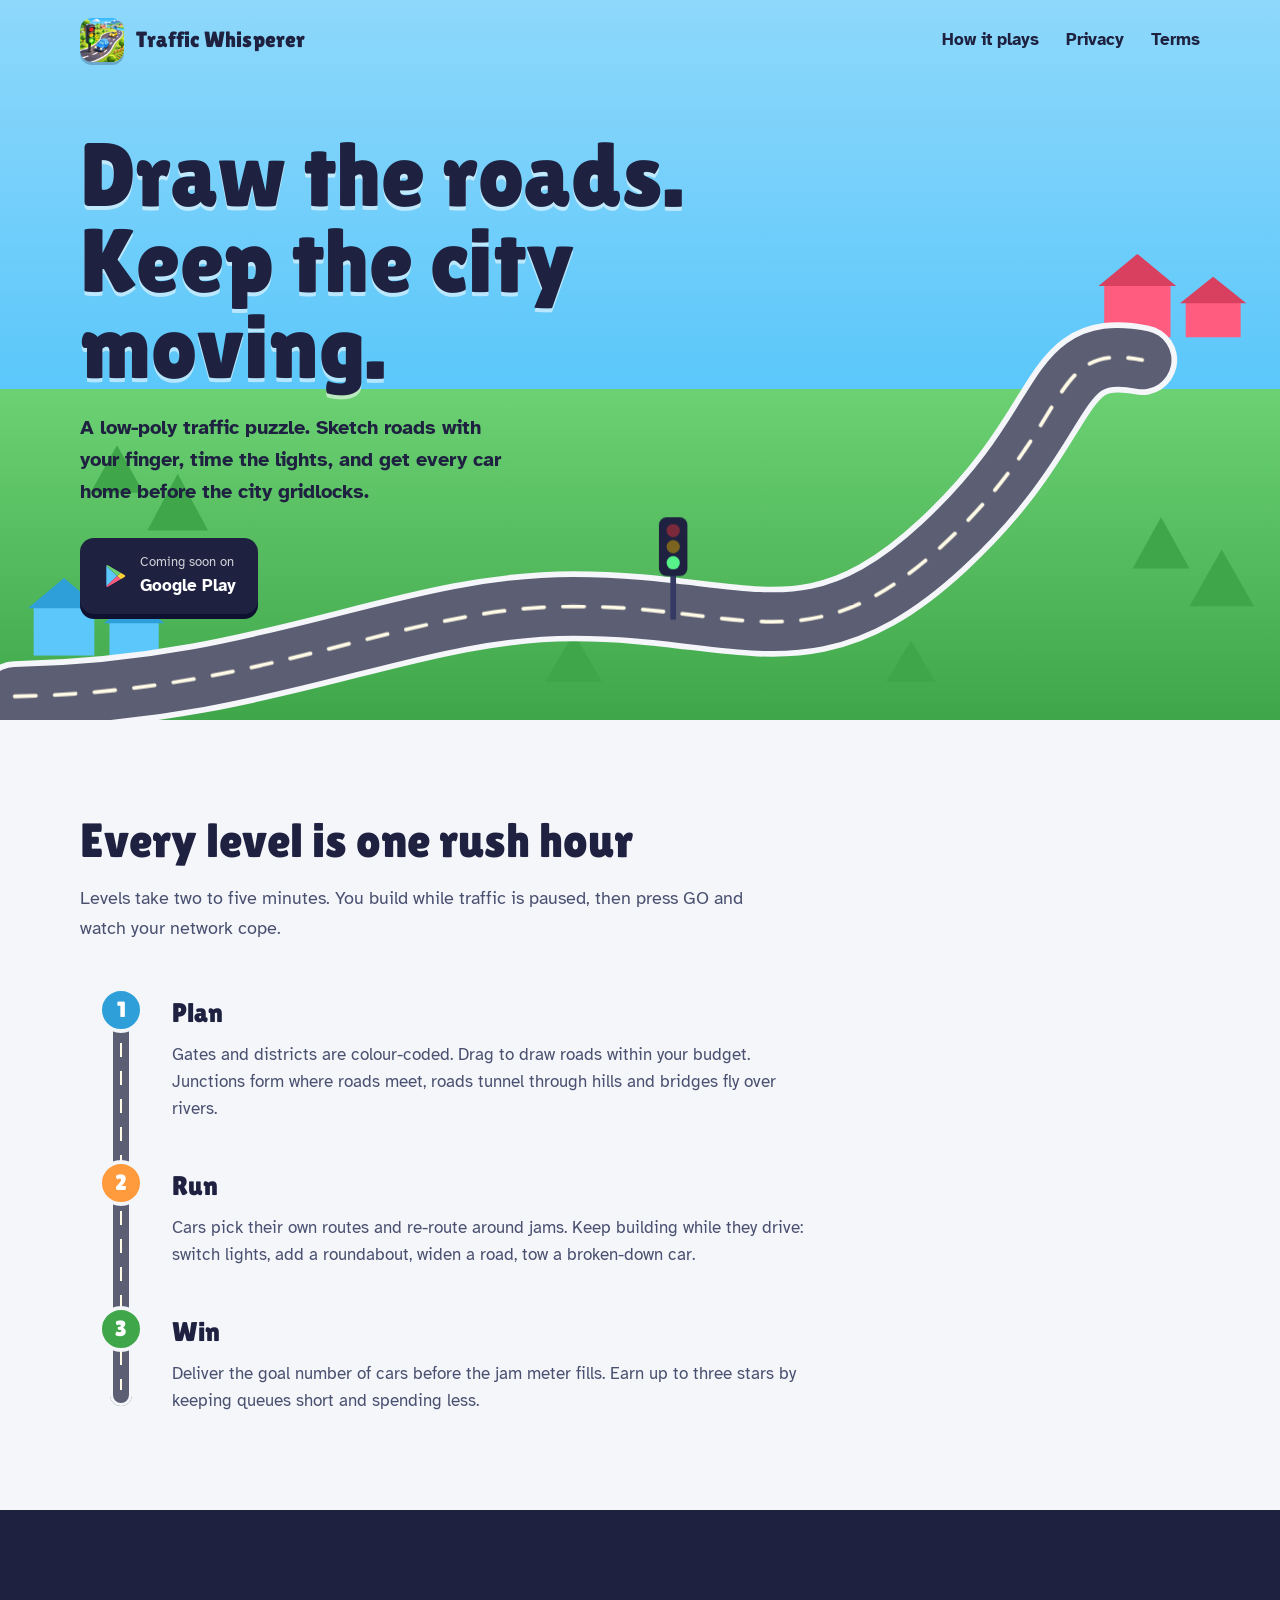
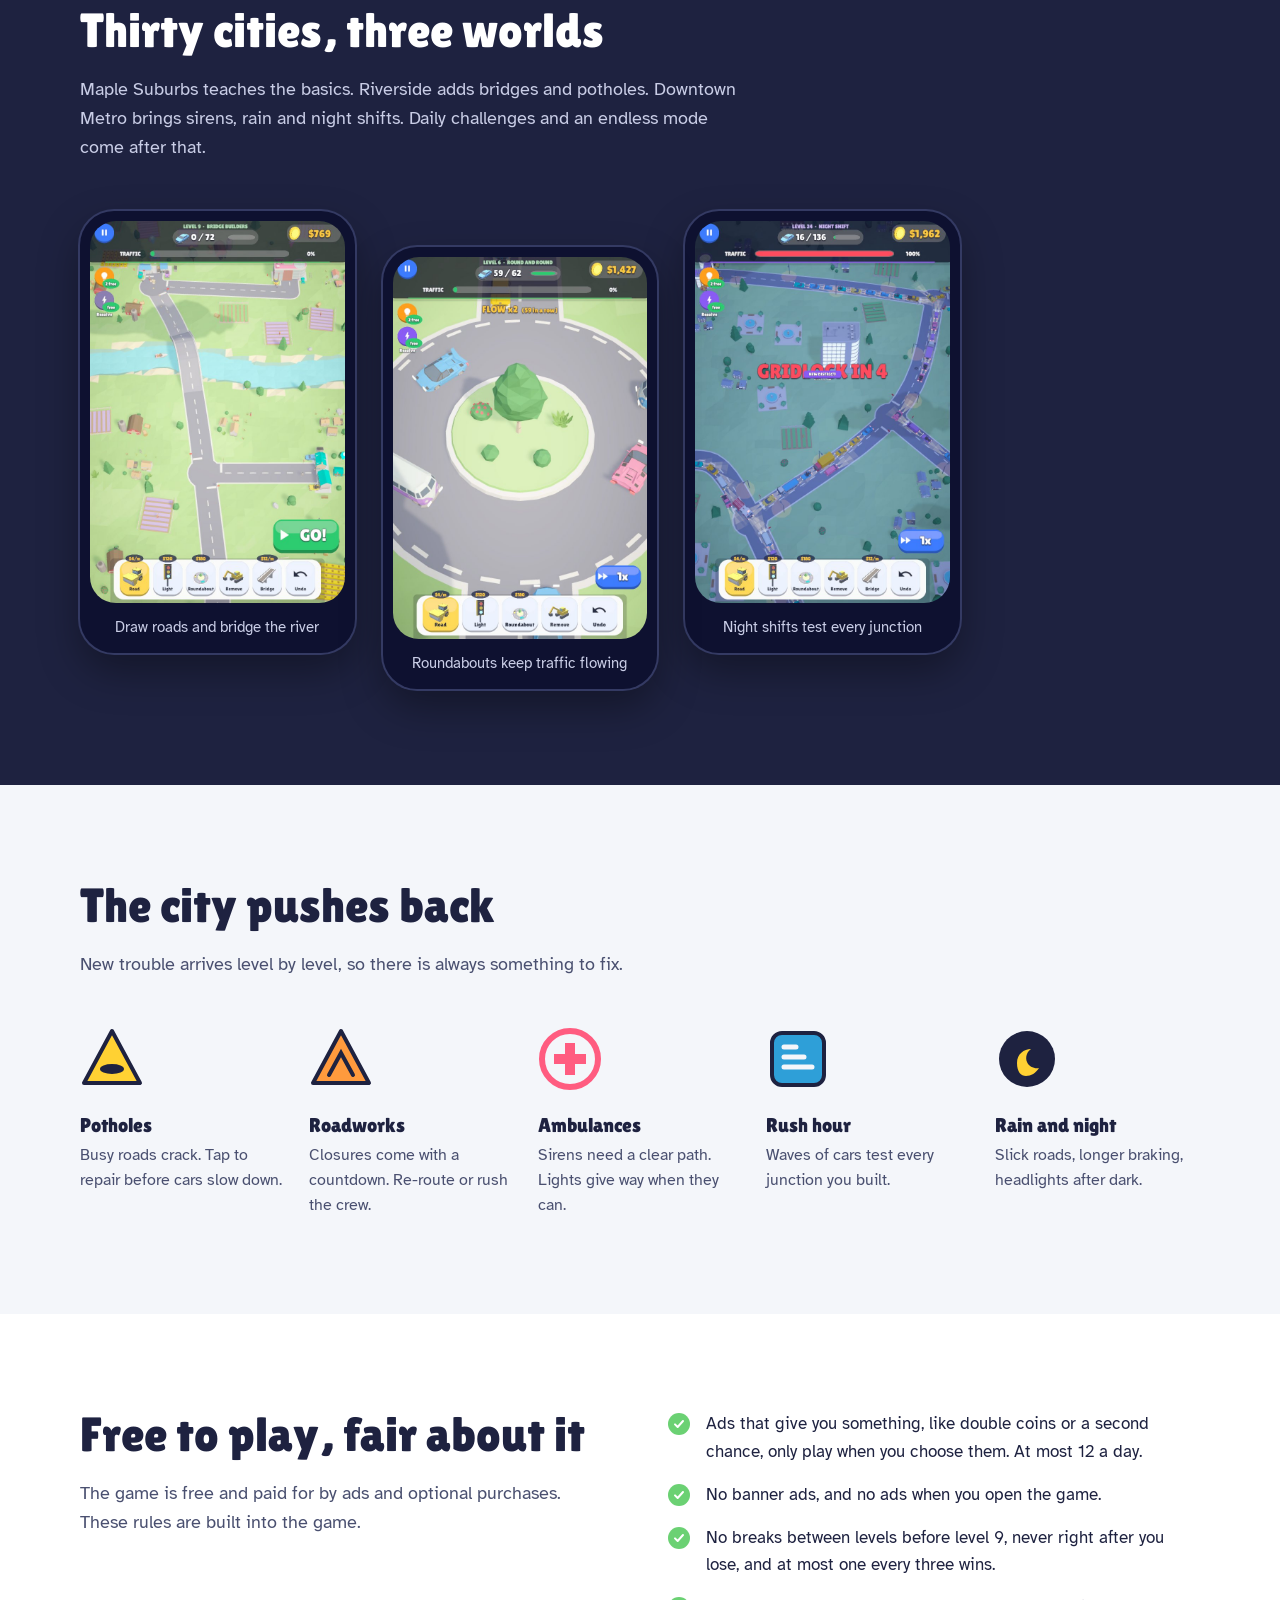
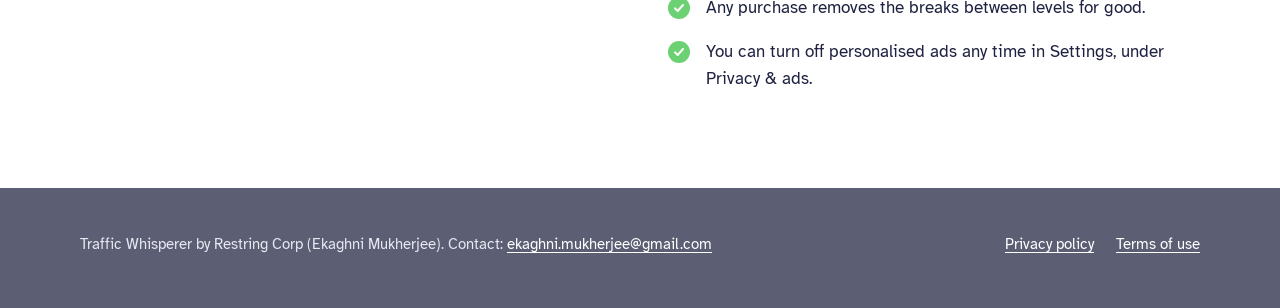
<file: index.html>
<!doctype html>
<html lang="en">
<head>
  <meta charset="utf-8">
  <meta name="viewport" content="width=device-width, initial-scale=1">
  <title>Traffic Whisperer</title>
  <meta name="description" content="Traffic Whisperer is a low-poly traffic puzzle game for Android. Draw roads freehand, add lights and roundabouts, and keep the city from gridlocking.">
  <meta property="og:title" content="Traffic Whisperer">
  <meta property="og:description" content="Draw the roads. Keep the city moving. A traffic puzzle game for Android.">
  <meta property="og:image" content="https://ekaghni.github.io/traffic-whisperer/assets/icon.png">
  <link rel="icon" href="assets/favicon.png">
  <link rel="preconnect" href="https://fonts.googleapis.com">
  <link rel="preconnect" href="https://fonts.gstatic.com" crossorigin>
  <link href="https://fonts.googleapis.com/css2?family=Atkinson+Hyperlegible:wght@400;700&family=Lilita+One&display=swap" rel="stylesheet">
  <link rel="stylesheet" href="style.css">
</head>
<body>
  <header class="bar">
    <div class="wrap">
      <a class="brand" href="./"><img src="assets/icon.png" alt="" width="44" height="44">Traffic Whisperer</a>
      <nav aria-label="Site">
        <a class="hide-sm" href="#play">How it plays</a>
        <a href="privacy.html">Privacy</a>
        <a href="terms.html">Terms</a>
      </nav>
    </div>
  </header>

  <main>
    <section class="hero" aria-labelledby="hero-title" style="padding:0">
      <div class="scene" aria-hidden="true">
        <svg viewBox="0 0 1440 760" preserveAspectRatio="xMidYMid slice">
          <!-- trees on the field -->
          <g fill="#3FA64A">
            <polygon points="140,520 168,470 196,520"/><polygon points="200,560 232,500 264,560"/>
            <polygon points="1240,600 1270,546 1300,600"/><polygon points="1300,640 1334,580 1368,640"/>
            <polygon points="620,720 650,668 680,720"/><polygon points="980,720 1006,676 1032,720"/>
          </g>
          <!-- districts: colour-coded destinations -->
          <g>
            <rect x="1210" y="300" width="70" height="56" fill="#FF5C80"/><polygon points="1204,302 1245,268 1286,302" fill="#D9405F"/>
            <rect x="1296" y="318" width="58" height="38" fill="#FF5C80"/><polygon points="1290,320 1325,292 1360,320" fill="#D9405F"/>
            <rect x="80" y="640" width="64" height="52" fill="#5BC7FA"/><polygon points="74,642 112,610 150,642" fill="#2E9FD8"/>
            <rect x="160" y="656" width="52" height="36" fill="#5BC7FA"/><polygon points="154,658 186,632 218,658" fill="#2E9FD8"/>
          </g>
          <!-- the road, drawn freehand -->
          <path id="route" class="road-edge draw" d="M 60 735 C 330 730, 470 640, 650 640 S 900 705, 1040 575 S 1150 360, 1250 380"/>
          <path class="road draw" d="M 60 735 C 330 730, 470 640, 650 640 S 900 705, 1040 575 S 1150 360, 1250 380"/>
          <path class="lane-mark draw-late" d="M 60 735 C 330 730, 470 640, 650 640 S 900 705, 1040 575 S 1150 360, 1250 380"/>
          <!-- a traffic light at the bend -->
          <g class="draw-late">
            <rect x="752" y="584" width="6" height="70" fill="#343A63"/>
            <rect x="740" y="546" width="30" height="62" rx="8" fill="#1E2240"/>
            <circle cx="755" cy="560" r="7" fill="#7A2A3A"/><circle cx="755" cy="577" r="7" fill="#7A6420"/><circle cx="755" cy="594" r="7" fill="#57F28A"/>
          </g>
          <!-- cars head for the district of their colour -->
          <g class="car">
            <rect x="-17" y="-10" width="34" height="20" rx="6" fill="#FF5C80"/><rect x="-4" y="-8" width="12" height="16" rx="3" fill="#1E2240" opacity=".75"/>
            <animateMotion dur="7s" begin="2.6s" repeatCount="indefinite" rotate="auto"><mpath href="#route"/></animateMotion>
          </g>
          <g class="car">
            <rect x="-17" y="-10" width="34" height="20" rx="6" fill="#FF5C80"/><rect x="-4" y="-8" width="12" height="16" rx="3" fill="#1E2240" opacity=".75"/>
            <animateMotion dur="7s" begin="4.9s" repeatCount="indefinite" rotate="auto"><mpath href="#route"/></animateMotion>
          </g>
          <g class="car">
            <rect x="-20" y="-11" width="40" height="22" rx="6" fill="#FFD133"/><rect x="-5" y="-9" width="14" height="18" rx="3" fill="#1E2240" opacity=".75"/>
            <animateMotion dur="7s" begin="3.7s" repeatCount="indefinite" rotate="auto" keyPoints="1;0" keyTimes="0;1" calcMode="linear"><mpath href="#route"/></animateMotion>
          </g>
        </svg>
      </div>
      <div class="wrap">
        <h1 id="hero-title">Draw the roads. Keep the city moving.</h1>
        <p class="lede">A low-poly traffic puzzle. Sketch roads with your finger, time the lights, and get every car home before the city gridlocks.</p>
        <a class="store" aria-disabled="true" role="link">
          <svg viewBox="0 0 24 24" aria-hidden="true"><path fill="#5BC7FA" d="M4 2.5v19l10-9.5z"/><path fill="#FFD133" d="M14 12l3.2 3 3.6-2.1c.8-.5.8-1.3 0-1.8L17.2 9z"/><path fill="#6BD173" d="M4 2.5L14 12l3.2-3L5.4 2.1C4.9 1.8 4.4 2 4 2.5z"/><path fill="#FF5C80" d="M4 21.5c.4.5.9.7 1.4.4L17.2 15 14 12z"/></svg>
          <span><small>Coming soon on</small>Google Play</span>
        </a>
      </div>
    </section>

    <section id="play" aria-labelledby="play-title">
      <div class="wrap">
        <h2 id="play-title">Every level is one rush hour</h2>
        <p class="intro">Levels take two to five minutes. You build while traffic is paused, then press GO and watch your network cope.</p>
        <ol class="route" style="list-style:none;margin:0">
          <li class="stop">
            <div class="pin"><span>1</span></div>
            <h3>Plan</h3>
            <p>Gates and districts are colour-coded. Drag to draw roads within your budget. Junctions form where roads meet, roads tunnel through hills and bridges fly over rivers.</p>
          </li>
          <li class="stop">
            <div class="pin"><span>2</span></div>
            <h3>Run</h3>
            <p>Cars pick their own routes and re-route around jams. Keep building while they drive: switch lights, add a roundabout, widen a road, tow a broken-down car.</p>
          </li>
          <li class="stop">
            <div class="pin"><span>3</span></div>
            <h3>Win</h3>
            <p>Deliver the goal number of cars before the jam meter fills. Earn up to three stars by keeping queues short and spending less.</p>
          </li>
        </ol>
      </div>
    </section>

    <section class="shots" aria-labelledby="shots-title">
      <div class="wrap">
        <h2 id="shots-title">Thirty cities, three worlds</h2>
        <p class="intro">Maple Suburbs teaches the basics. Riverside adds bridges and potholes. Downtown Metro brings sirens, rain and night shifts. Daily challenges and an endless mode come after that.</p>
        <div class="strip">
          <figure class="phone"><img src="assets/shot-1.jpg" alt="A riverside level where two drawn roads bridge a river between colour-coded districts" loading="lazy"><figcaption>Draw roads and bridge the river</figcaption></figure>
          <figure class="phone"><img src="assets/shot-2.jpg" alt="Cars circling a tree-lined roundabout" loading="lazy"><figcaption>Roundabouts keep traffic flowing</figcaption></figure>
          <figure class="phone"><img src="assets/shot-3.jpg" alt="A downtown level at night, with a gridlock countdown warning over a busy junction" loading="lazy"><figcaption>Night shifts test every junction</figcaption></figure>
        </div>
      </div>
    </section>

    <section aria-labelledby="signs-title">
      <div class="wrap">
        <h2 id="signs-title">The city pushes back</h2>
        <p class="intro">New trouble arrives level by level, so there is always something to fix.</p>
        <div class="signs">
          <div class="sign">
            <svg viewBox="0 0 64 64" aria-hidden="true"><polygon points="32,4 60,56 4,56" fill="#FFD133" stroke="#1E2240" stroke-width="4" stroke-linejoin="round"/><ellipse cx="32" cy="42" rx="12" ry="5" fill="#1E2240"/></svg>
            <h3>Potholes</h3><p>Busy roads crack. Tap to repair before cars slow down.</p>
          </div>
          <div class="sign">
            <svg viewBox="0 0 64 64" aria-hidden="true"><polygon points="32,4 60,56 4,56" fill="#FF9A3D" stroke="#1E2240" stroke-width="4" stroke-linejoin="round"/><path d="M20 48 L32 26 L44 48" fill="none" stroke="#1E2240" stroke-width="4" stroke-linecap="round"/></svg>
            <h3>Roadworks</h3><p>Closures come with a countdown. Re-route or rush the crew.</p>
          </div>
          <div class="sign">
            <svg viewBox="0 0 64 64" aria-hidden="true"><circle cx="32" cy="32" r="28" fill="#F4F6FA" stroke="#FF5C80" stroke-width="6"/><rect x="27" y="16" width="10" height="32" fill="#FF5C80"/><rect x="16" y="27" width="32" height="10" fill="#FF5C80"/></svg>
            <h3>Ambulances</h3><p>Sirens need a clear path. Lights give way when they can.</p>
          </div>
          <div class="sign">
            <svg viewBox="0 0 64 64" aria-hidden="true"><rect x="6" y="6" width="52" height="52" rx="10" fill="#2E9FD8" stroke="#1E2240" stroke-width="4"/><path d="M18 40h28M18 30h20M18 20h12" stroke="#F4F6FA" stroke-width="5" stroke-linecap="round"/></svg>
            <h3>Rush hour</h3><p>Waves of cars test every junction you built.</p>
          </div>
          <div class="sign">
            <svg viewBox="0 0 64 64" aria-hidden="true"><circle cx="32" cy="32" r="28" fill="#1E2240"/><path d="M22 36c0-9 7-14 14-14-4 3-6 8-4 13s8 7 12 6c-3 5-8 8-13 8-5 0-9-4-9-13z" fill="#FFD133"/></svg>
            <h3>Rain and night</h3><p>Slick roads, longer braking, headlights after dark.</p>
          </div>
        </div>
      </div>
    </section>

    <section class="fair" aria-labelledby="fair-title">
      <div class="wrap cols">
        <div>
          <h2 id="fair-title">Free to play, fair about it</h2>
          <p class="intro" style="margin-bottom:0">The game is free and paid for by ads and optional purchases. These rules are built into the game.</p>
        </div>
        <ul>
          <li>Ads that give you something, like double coins or a second chance, only play when you choose them. At most 12 a day.</li>
          <li>No banner ads, and no ads when you open the game.</li>
          <li>No breaks between levels before level 9, never right after you lose, and at most one every three wins.</li>
          <li>Any purchase removes the breaks between levels for good.</li>
          <li>You can turn off personalised ads any time in Settings, under Privacy &amp; ads.</li>
        </ul>
      </div>
    </section>
  </main>

  <footer>
    <div class="wrap">
      <span>Traffic Whisperer by Restring Corp (Ekaghni Mukherjee). Contact: <a href="mailto:ekaghni.mukherjee@gmail.com">ekaghni.mukherjee@gmail.com</a></span>
      <nav aria-label="Legal"><a href="privacy.html">Privacy policy</a><a href="terms.html">Terms of use</a></nav>
    </div>
  </footer>
</body>
</html>
</file>
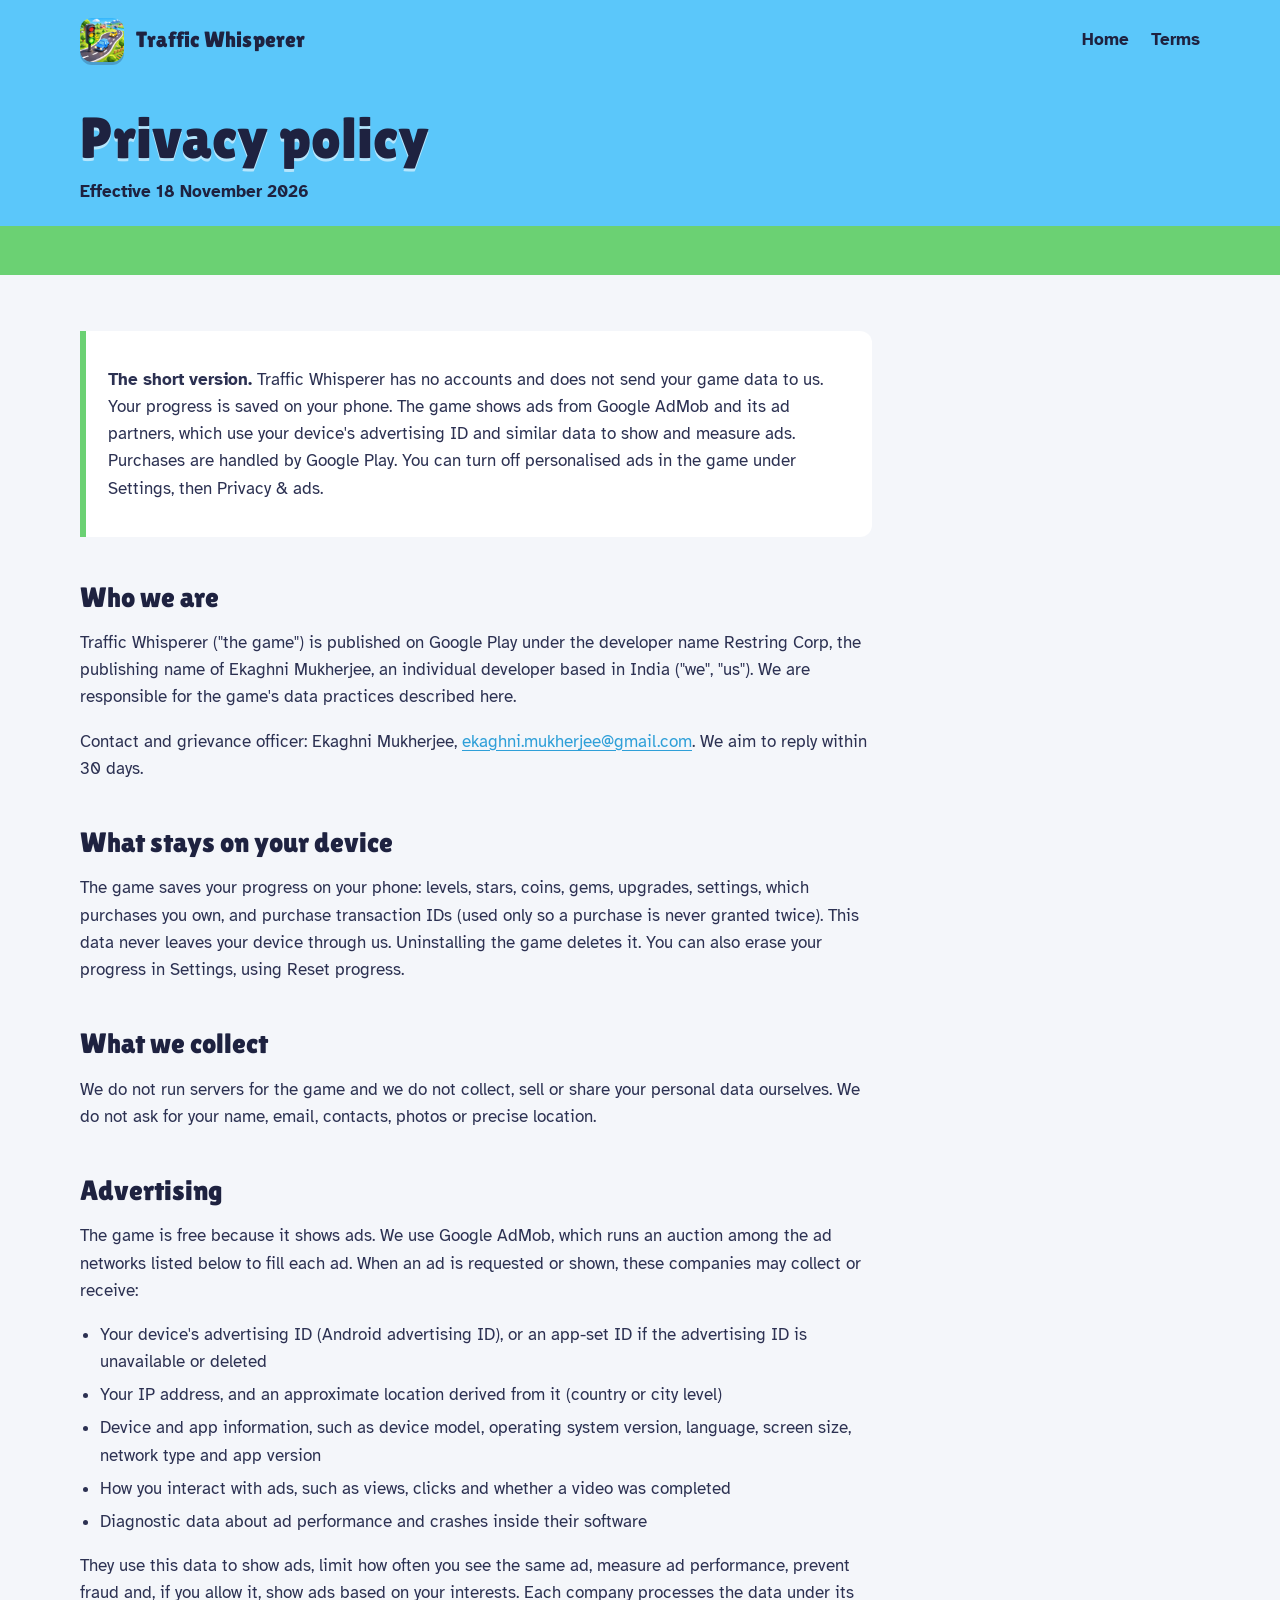
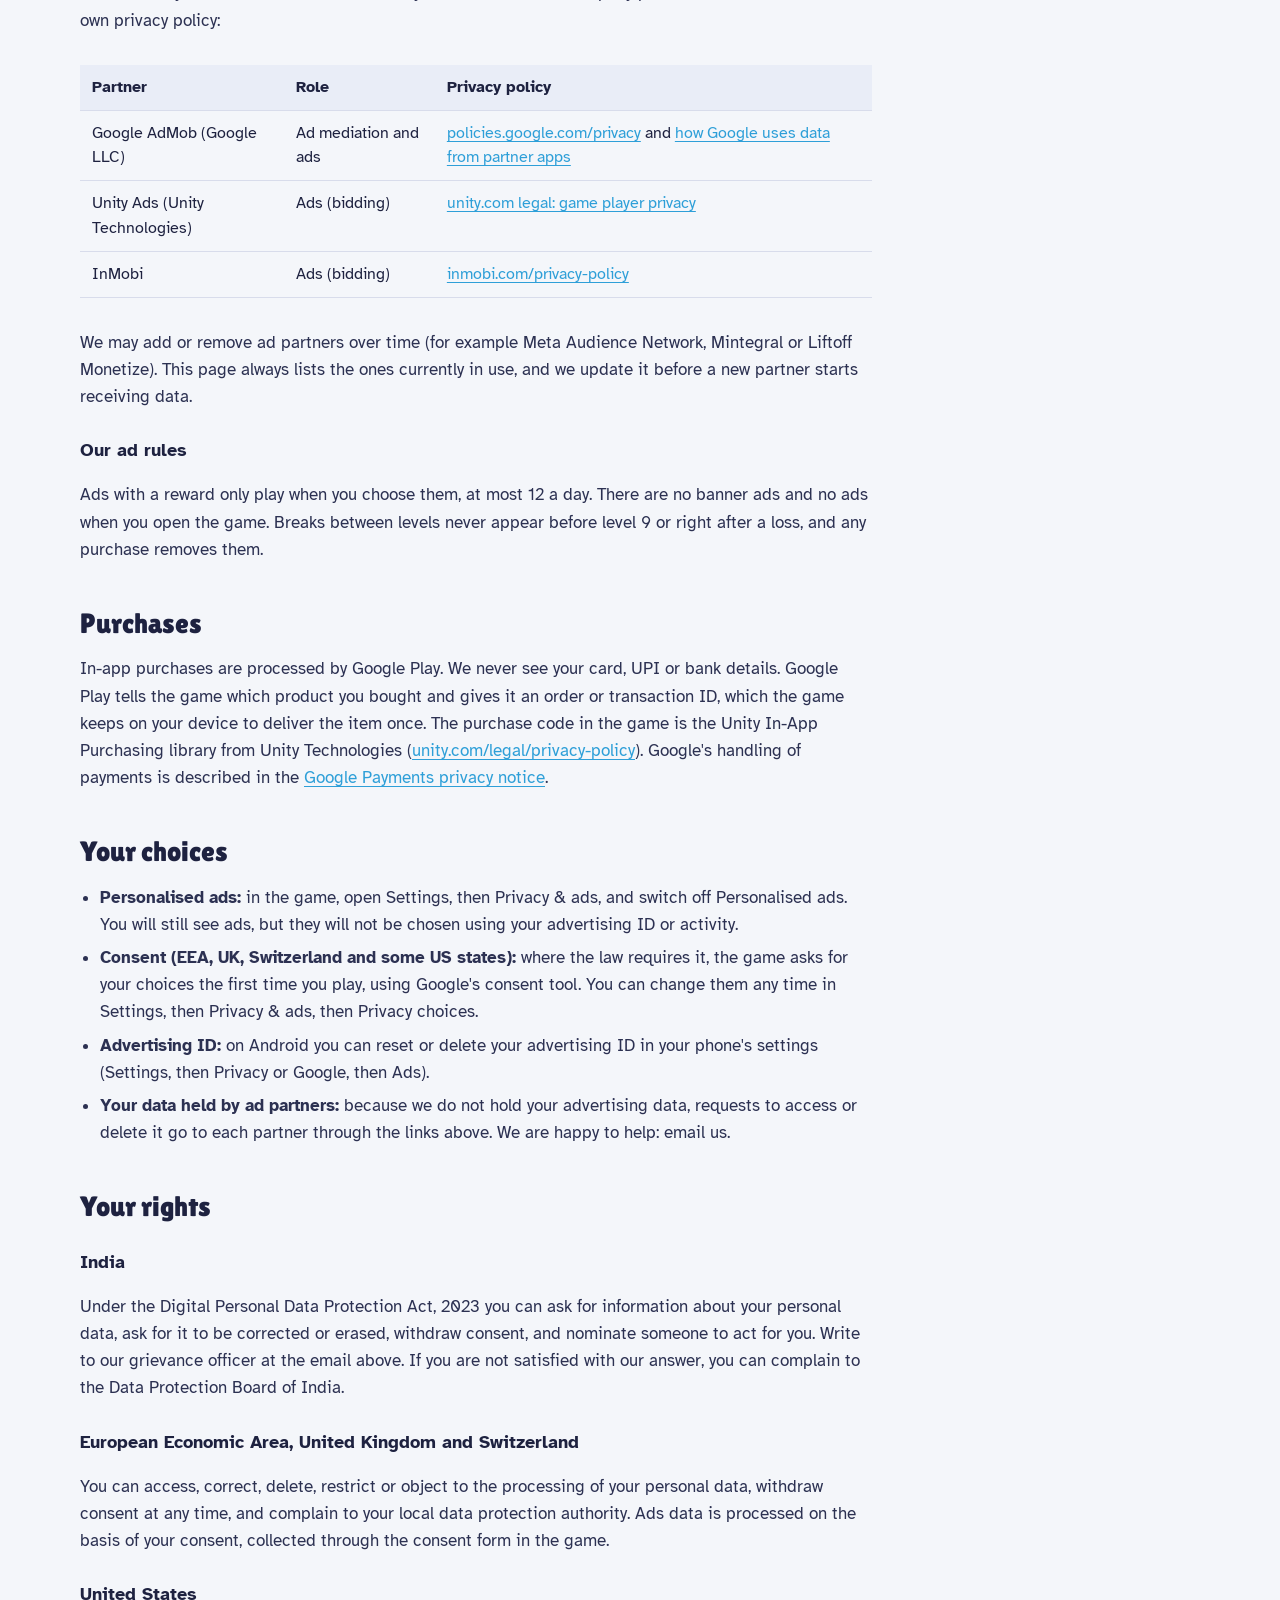
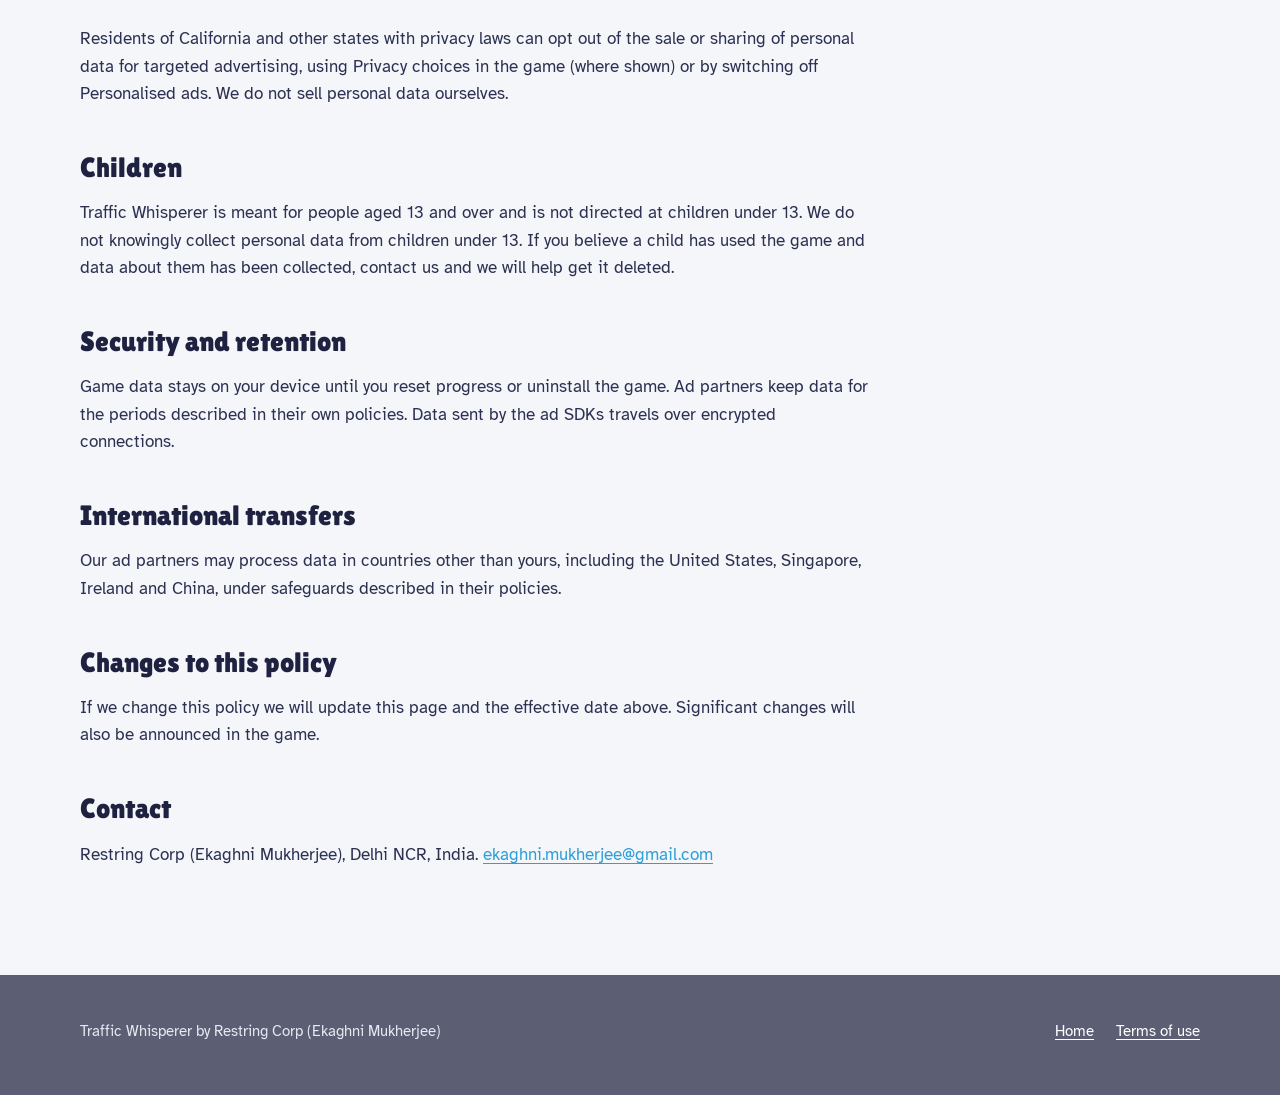
<file: privacy.html>
<!doctype html>
<html lang="en">
<head>
  <meta charset="utf-8">
  <meta name="viewport" content="width=device-width, initial-scale=1">
  <title>Privacy Policy | Traffic Whisperer</title>
  <meta name="description" content="How the Traffic Whisperer game handles your data: what is stored on your device, what ad partners receive, and your choices.">
  <link rel="icon" href="assets/favicon.png">
  <link rel="preconnect" href="https://fonts.googleapis.com">
  <link rel="preconnect" href="https://fonts.gstatic.com" crossorigin>
  <link href="https://fonts.googleapis.com/css2?family=Atkinson+Hyperlegible:wght@400;700&family=Lilita+One&display=swap" rel="stylesheet">
  <link rel="stylesheet" href="style.css">
</head>
<body>
  <header class="bar">
    <div class="wrap">
      <a class="brand" href="./"><img src="assets/icon.png" alt="" width="44" height="44">Traffic Whisperer</a>
      <nav aria-label="Site"><a href="./">Home</a><a href="terms.html">Terms</a></nav>
    </div>
  </header>

  <div class="legal-head">
    <div class="wrap">
      <h1>Privacy policy</h1>
      <p>Effective 18 November 2026</p>
    </div>
  </div>

  <main class="legal">
    <div class="wrap">
      <article>
        <div class="summary">
          <p><strong>The short version.</strong> Traffic Whisperer has no accounts and does not send your game data to us. Your progress is saved on your phone. The game shows ads from Google AdMob and its ad partners, which use your device's advertising ID and similar data to show and measure ads. Purchases are handled by Google Play. You can turn off personalised ads in the game under Settings, then Privacy &amp; ads.</p>
        </div>

        <h2>Who we are</h2>
        <p>Traffic Whisperer ("the game") is published on Google Play under the developer name Restring Corp, the publishing name of Ekaghni Mukherjee, an individual developer based in India ("we", "us"). We are responsible for the game's data practices described here.</p>
        <p>Contact and grievance officer: Ekaghni Mukherjee, <a href="mailto:ekaghni.mukherjee@gmail.com">ekaghni.mukherjee@gmail.com</a>. We aim to reply within 30 days.</p>

        <h2>What stays on your device</h2>
        <p>The game saves your progress on your phone: levels, stars, coins, gems, upgrades, settings, which purchases you own, and purchase transaction IDs (used only so a purchase is never granted twice). This data never leaves your device through us. Uninstalling the game deletes it. You can also erase your progress in Settings, using Reset progress.</p>

        <h2>What we collect</h2>
        <p>We do not run servers for the game and we do not collect, sell or share your personal data ourselves. We do not ask for your name, email, contacts, photos or precise location.</p>

        <h2>Advertising</h2>
        <p>The game is free because it shows ads. We use Google AdMob, which runs an auction among the ad networks listed below to fill each ad. When an ad is requested or shown, these companies may collect or receive:</p>
        <ul>
          <li>Your device's advertising ID (Android advertising ID), or an app-set ID if the advertising ID is unavailable or deleted</li>
          <li>Your IP address, and an approximate location derived from it (country or city level)</li>
          <li>Device and app information, such as device model, operating system version, language, screen size, network type and app version</li>
          <li>How you interact with ads, such as views, clicks and whether a video was completed</li>
          <li>Diagnostic data about ad performance and crashes inside their software</li>
        </ul>
        <p>They use this data to show ads, limit how often you see the same ad, measure ad performance, prevent fraud and, if you allow it, show ads based on your interests. Each company processes the data under its own privacy policy:</p>
        <div class="tablewrap">
        <table>
          <thead><tr><th>Partner</th><th>Role</th><th>Privacy policy</th></tr></thead>
          <tbody>
            <tr><td>Google AdMob (Google LLC)</td><td>Ad mediation and ads</td><td><a href="https://policies.google.com/privacy">policies.google.com/privacy</a> and <a href="https://policies.google.com/technologies/partner-sites">how Google uses data from partner apps</a></td></tr>
            <tr><td>Unity Ads (Unity Technologies)</td><td>Ads (bidding)</td><td><a href="https://unity.com/legal/game-player-and-app-user-privacy-policy">unity.com legal: game player privacy</a></td></tr>
            <tr><td>InMobi</td><td>Ads (bidding)</td><td><a href="https://www.inmobi.com/privacy-policy">inmobi.com/privacy-policy</a></td></tr>
          </tbody>
        </table>
        </div>
        <p>We may add or remove ad partners over time (for example Meta Audience Network, Mintegral or Liftoff Monetize). This page always lists the ones currently in use, and we update it before a new partner starts receiving data.</p>

        <h3>Our ad rules</h3>
        <p>Ads with a reward only play when you choose them, at most 12 a day. There are no banner ads and no ads when you open the game. Breaks between levels never appear before level 9 or right after a loss, and any purchase removes them.</p>

        <h2>Purchases</h2>
        <p>In-app purchases are processed by Google Play. We never see your card, UPI or bank details. Google Play tells the game which product you bought and gives it an order or transaction ID, which the game keeps on your device to deliver the item once. The purchase code in the game is the Unity In-App Purchasing library from Unity Technologies (<a href="https://unity.com/legal/privacy-policy">unity.com/legal/privacy-policy</a>). Google's handling of payments is described in the <a href="https://payments.google.com/payments/apis-secure/u/0/get_legal_document?ldo=0&amp;ldt=privacynotice">Google Payments privacy notice</a>.</p>

        <h2>Your choices</h2>
        <ul>
          <li><strong>Personalised ads:</strong> in the game, open Settings, then Privacy &amp; ads, and switch off Personalised ads. You will still see ads, but they will not be chosen using your advertising ID or activity.</li>
          <li><strong>Consent (EEA, UK, Switzerland and some US states):</strong> where the law requires it, the game asks for your choices the first time you play, using Google's consent tool. You can change them any time in Settings, then Privacy &amp; ads, then Privacy choices.</li>
          <li><strong>Advertising ID:</strong> on Android you can reset or delete your advertising ID in your phone's settings (Settings, then Privacy or Google, then Ads).</li>
          <li><strong>Your data held by ad partners:</strong> because we do not hold your advertising data, requests to access or delete it go to each partner through the links above. We are happy to help: email us.</li>
        </ul>

        <h2>Your rights</h2>
        <h3>India</h3>
        <p>Under the Digital Personal Data Protection Act, 2023 you can ask for information about your personal data, ask for it to be corrected or erased, withdraw consent, and nominate someone to act for you. Write to our grievance officer at the email above. If you are not satisfied with our answer, you can complain to the Data Protection Board of India.</p>
        <h3>European Economic Area, United Kingdom and Switzerland</h3>
        <p>You can access, correct, delete, restrict or object to the processing of your personal data, withdraw consent at any time, and complain to your local data protection authority. Ads data is processed on the basis of your consent, collected through the consent form in the game.</p>
        <h3>United States</h3>
        <p>Residents of California and other states with privacy laws can opt out of the sale or sharing of personal data for targeted advertising, using Privacy choices in the game (where shown) or by switching off Personalised ads. We do not sell personal data ourselves.</p>

        <h2>Children</h2>
        <p>Traffic Whisperer is meant for people aged 13 and over and is not directed at children under 13. We do not knowingly collect personal data from children under 13. If you believe a child has used the game and data about them has been collected, contact us and we will help get it deleted.</p>

        <h2>Security and retention</h2>
        <p>Game data stays on your device until you reset progress or uninstall the game. Ad partners keep data for the periods described in their own policies. Data sent by the ad SDKs travels over encrypted connections.</p>

        <h2>International transfers</h2>
        <p>Our ad partners may process data in countries other than yours, including the United States, Singapore, Ireland and China, under safeguards described in their policies.</p>

        <h2>Changes to this policy</h2>
        <p>If we change this policy we will update this page and the effective date above. Significant changes will also be announced in the game.</p>

        <h2>Contact</h2>
        <p>Restring Corp (Ekaghni Mukherjee), Delhi NCR, India. <a href="mailto:ekaghni.mukherjee@gmail.com">ekaghni.mukherjee@gmail.com</a></p>
      </article>
    </div>
  </main>

  <footer>
    <div class="wrap">
      <span>Traffic Whisperer by Restring Corp (Ekaghni Mukherjee)</span>
      <nav aria-label="Legal"><a href="./">Home</a><a href="terms.html">Terms of use</a></nav>
    </div>
  </footer>
</body>
</html>
</file>
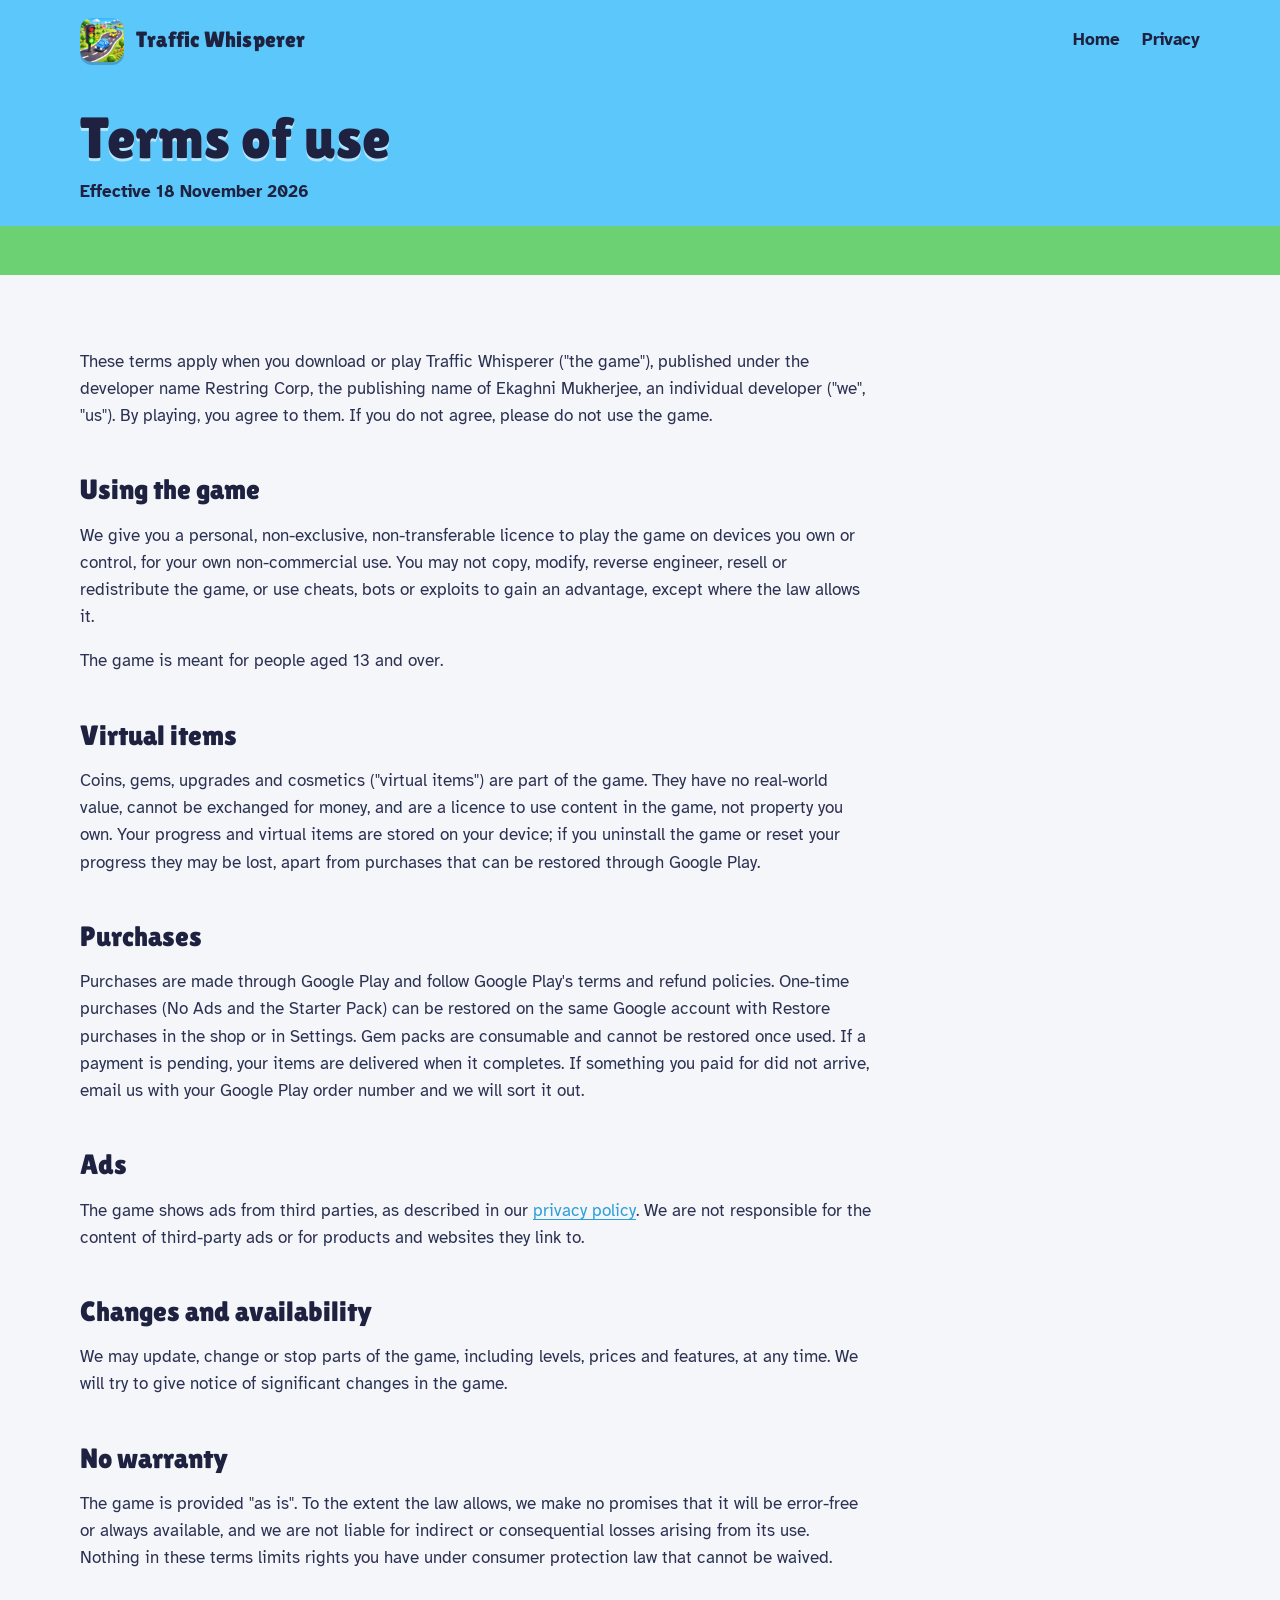
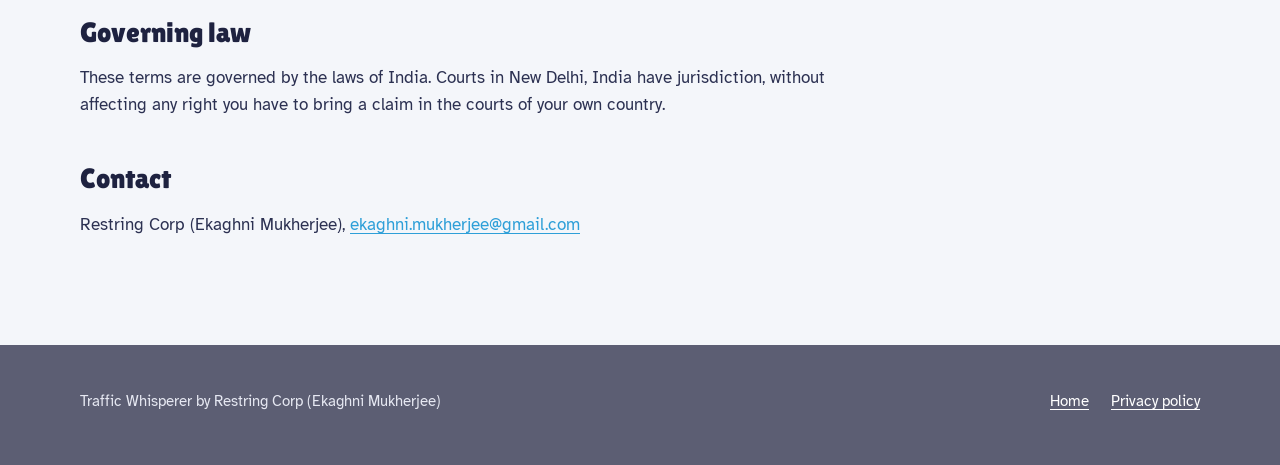
<file: terms.html>
<!doctype html>
<html lang="en">
<head>
  <meta charset="utf-8">
  <meta name="viewport" content="width=device-width, initial-scale=1">
  <title>Terms of Use | Traffic Whisperer</title>
  <meta name="description" content="The terms for playing Traffic Whisperer, including virtual items, purchases and ads.">
  <link rel="icon" href="assets/favicon.png">
  <link rel="preconnect" href="https://fonts.googleapis.com">
  <link rel="preconnect" href="https://fonts.gstatic.com" crossorigin>
  <link href="https://fonts.googleapis.com/css2?family=Atkinson+Hyperlegible:wght@400;700&family=Lilita+One&display=swap" rel="stylesheet">
  <link rel="stylesheet" href="style.css">
</head>
<body>
  <header class="bar">
    <div class="wrap">
      <a class="brand" href="./"><img src="assets/icon.png" alt="" width="44" height="44">Traffic Whisperer</a>
      <nav aria-label="Site"><a href="./">Home</a><a href="privacy.html">Privacy</a></nav>
    </div>
  </header>

  <div class="legal-head">
    <div class="wrap">
      <h1>Terms of use</h1>
      <p>Effective 18 November 2026</p>
    </div>
  </div>

  <main class="legal">
    <div class="wrap">
      <article>
        <p>These terms apply when you download or play Traffic Whisperer ("the game"), published under the developer name Restring Corp, the publishing name of Ekaghni Mukherjee, an individual developer ("we", "us"). By playing, you agree to them. If you do not agree, please do not use the game.</p>

        <h2>Using the game</h2>
        <p>We give you a personal, non-exclusive, non-transferable licence to play the game on devices you own or control, for your own non-commercial use. You may not copy, modify, reverse engineer, resell or redistribute the game, or use cheats, bots or exploits to gain an advantage, except where the law allows it.</p>
        <p>The game is meant for people aged 13 and over.</p>

        <h2>Virtual items</h2>
        <p>Coins, gems, upgrades and cosmetics ("virtual items") are part of the game. They have no real-world value, cannot be exchanged for money, and are a licence to use content in the game, not property you own. Your progress and virtual items are stored on your device; if you uninstall the game or reset your progress they may be lost, apart from purchases that can be restored through Google Play.</p>

        <h2>Purchases</h2>
        <p>Purchases are made through Google Play and follow Google Play's terms and refund policies. One-time purchases (No Ads and the Starter Pack) can be restored on the same Google account with Restore purchases in the shop or in Settings. Gem packs are consumable and cannot be restored once used. If a payment is pending, your items are delivered when it completes. If something you paid for did not arrive, email us with your Google Play order number and we will sort it out.</p>

        <h2>Ads</h2>
        <p>The game shows ads from third parties, as described in our <a href="privacy.html">privacy policy</a>. We are not responsible for the content of third-party ads or for products and websites they link to.</p>

        <h2>Changes and availability</h2>
        <p>We may update, change or stop parts of the game, including levels, prices and features, at any time. We will try to give notice of significant changes in the game.</p>

        <h2>No warranty</h2>
        <p>The game is provided "as is". To the extent the law allows, we make no promises that it will be error-free or always available, and we are not liable for indirect or consequential losses arising from its use. Nothing in these terms limits rights you have under consumer protection law that cannot be waived.</p>

        <h2>Governing law</h2>
        <p>These terms are governed by the laws of India. Courts in New Delhi, India have jurisdiction, without affecting any right you have to bring a claim in the courts of your own country.</p>

        <h2>Contact</h2>
        <p>Restring Corp (Ekaghni Mukherjee), <a href="mailto:ekaghni.mukherjee@gmail.com">ekaghni.mukherjee@gmail.com</a></p>
      </article>
    </div>
  </main>

  <footer>
    <div class="wrap">
      <span>Traffic Whisperer by Restring Corp (Ekaghni Mukherjee)</span>
      <nav aria-label="Legal"><a href="./">Home</a><a href="privacy.html">Privacy policy</a></nav>
    </div>
  </footer>
</body>
</html>
</file>
<file: style.css>
/* Traffic Whisperer site: the game's own palette (sky, field, asphalt, destination colours) */
:root {
  --sky: #5BC7FA;
  --sky-deep: #2E9FD8;
  --field: #6BD173;
  --field-deep: #3FA64A;
  --asphalt: #5C5E73;
  --lane: #F4F6FA;
  --pink: #FF5C80;
  --sun: #FFD133;
  --orange: #FF9A3D;
  --purple: #9B6BFF;
  --teal: #2CC9B0;
  --ink: #1E2240;
  --ink-soft: #4A5070;
  --paper: #FFFFFF;
  --display: "Lilita One", "Arial Rounded MT Bold", system-ui, sans-serif;
  --body: "Atkinson Hyperlegible", system-ui, -apple-system, "Segoe UI", sans-serif;
}

* { box-sizing: border-box; }
html { -webkit-text-size-adjust: 100%; }
body {
  margin: 0;
  font-family: var(--body);
  font-size: 1.0625rem;
  line-height: 1.6;
  color: var(--ink);
  background: var(--lane);
}
img { max-width: 100%; display: block; }
a { color: var(--sky-deep); text-underline-offset: 3px; }
a:hover { color: var(--ink); }
:focus-visible { outline: 3px solid var(--sun); outline-offset: 3px; border-radius: 4px; }

.wrap { width: min(1120px, 100% - 32px); margin-inline: auto; }

/* ---------- top bar */
.bar { position: absolute; inset: 0 0 auto 0; z-index: 3; }
.bar .wrap { display: flex; align-items: center; justify-content: space-between; padding: 18px 0; }
.brand { display: flex; align-items: center; gap: 12px; text-decoration: none; color: var(--ink); font-family: var(--display); font-size: 1.35rem; letter-spacing: .01em; }
.brand img { width: 44px; height: 44px; border-radius: 12px; box-shadow: 0 3px 0 rgba(30,34,64,.25); }
.bar nav a { color: var(--ink); text-decoration: none; margin-left: 22px; font-weight: 700; }
.bar nav a:hover { text-decoration: underline; color: var(--ink); }

/* ---------- hero: the sky/field split of the app icon, with a road that draws itself */
.hero {
  position: relative;
  overflow: hidden;
  color: var(--ink);
  background: linear-gradient(180deg, #8ED8FB 0%, var(--sky) 54%, var(--field) 54.1%, var(--field-deep) 100%);
  min-height: 720px;
}
.hero .wrap { position: relative; z-index: 2; display: grid; grid-template-columns: minmax(0, 1fr); padding: 132px 0 0; }
.hero h1 {
  font-family: var(--display);
  font-weight: 400;
  font-size: clamp(2.9rem, 7.4vw, 5.6rem);
  line-height: .96;
  margin: 0;
  max-width: 11ch;
  text-shadow: 0 4px 0 rgba(255,255,255,.55);
}
.hero p.lede { font-size: 1.25rem; max-width: 34ch; margin: 22px 0 30px; color: var(--ink); font-weight: 700; }
.store {
  display: inline-flex; align-items: center; gap: 12px;
  background: var(--ink); color: var(--paper); text-decoration: none;
  padding: 14px 22px; border-radius: 14px; font-weight: 700;
  box-shadow: 0 5px 0 #0E1130;
  width: fit-content;
}
.store small { display: block; font-weight: 400; opacity: .8; font-size: .8rem; }
.store svg { width: 26px; height: 26px; }
.store[aria-disabled="true"] { cursor: default; }

.scene { position: absolute; inset: 0; z-index: 1; pointer-events: none; }
.scene svg { width: 100%; height: 100%; }
.road-edge { fill: none; stroke: var(--lane); stroke-width: 74; stroke-linecap: round; stroke-linejoin: round; }
.road { fill: none; stroke: var(--asphalt); stroke-width: 62; stroke-linecap: round; stroke-linejoin: round; }
.lane-mark { fill: none; stroke: #FFFBE6; stroke-width: 4; stroke-dasharray: 22 20; stroke-linecap: round; }
.draw { stroke-dasharray: 2400; stroke-dashoffset: 2400; animation: draw 2.4s cubic-bezier(.6,.05,.25,1) .25s forwards; }
.draw-late { opacity: 0; animation: appear .4s ease 2.5s forwards; }
.car { opacity: 0; animation: appear .3s ease 2.6s forwards; }
@keyframes draw { to { stroke-dashoffset: 0; } }
@keyframes appear { to { opacity: 1; } }

/* ---------- sections */
section { padding: 96px 0; }
h2 { font-family: var(--display); font-weight: 400; font-size: clamp(2rem, 4.4vw, 3rem); line-height: 1.05; margin: 0 0 18px; max-width: 22ch; text-wrap: balance; }
.intro { color: var(--ink-soft); font-size: 1.15rem; max-width: 56ch; margin: 0 0 48px; }

/* the core loop really is a sequence: stops along one road */
.route { position: relative; display: grid; gap: 42px; padding-left: 92px; max-width: 760px; }
.route::before {
  content: ""; position: absolute; left: 30px; top: 8px; bottom: 8px; width: 22px;
  background: var(--asphalt); border-radius: 11px;
  box-shadow: inset 0 0 0 3px var(--lane), 0 0 0 0 transparent;
}
.route::after {
  content: ""; position: absolute; left: 40px; top: 24px; bottom: 24px; width: 2px;
  background: repeating-linear-gradient(to bottom, #FFFBE6 0 14px, transparent 14px 28px);
}
.stop { position: relative; }
.stop .pin {
  position: absolute; left: -92px; top: -4px; width: 82px; display: flex; justify-content: center;
}
.stop .pin span {
  width: 46px; height: 46px; border-radius: 50%; display: grid; place-items: center;
  font-family: var(--display); font-size: 1.4rem; color: var(--paper);
  border: 4px solid var(--lane); position: relative; z-index: 1;
}
.stop:nth-child(1) .pin span { background: var(--sky-deep); }
.stop:nth-child(2) .pin span { background: var(--orange); }
.stop:nth-child(3) .pin span { background: var(--field-deep); }
.stop h3 { font-family: var(--display); font-weight: 400; font-size: 1.7rem; margin: 0 0 6px; }
.stop p { margin: 0; color: var(--ink-soft); max-width: 58ch; }

/* screenshots */
.shots { background: var(--ink); color: var(--paper); }
.shots .intro { color: #C9CDE6; }
.strip { display: grid; grid-template-columns: repeat(3, minmax(0, 1fr)); gap: 28px; align-items: start; max-width: 880px; padding-bottom: 36px; }
.phone {
  margin: 0; background: #0E1130; border-radius: 34px; padding: 10px;
  box-shadow: 0 0 0 2px #343A63, 0 18px 40px rgba(0,0,0,.35);
}
.phone img { border-radius: 26px; width: 100%; aspect-ratio: 2 / 3; object-fit: cover; background: #283060; }
.phone figcaption { text-align: center; font-size: .95rem; color: #C9CDE6; padding: 12px 6px 4px; }
.strip .phone:nth-child(2) { transform: translateY(36px); }

/* hazards as road signs */
.signs { display: grid; grid-template-columns: repeat(auto-fit, minmax(150px, 1fr)); gap: 30px 24px; margin-top: 8px; }
.sign { text-align: left; }
.sign svg { width: 64px; height: 64px; margin-bottom: 10px; }
.sign h3 { font-family: var(--display); font-weight: 400; font-size: 1.25rem; margin: 0 0 2px; }
.sign p { margin: 0; color: var(--ink-soft); font-size: .98rem; }

/* fair ads */
.fair { background: var(--paper); }
.fair .cols { display: grid; grid-template-columns: 1fr 1fr; gap: 56px; align-items: start; }
.fair ul { list-style: none; padding: 0; margin: 0; display: grid; gap: 16px; }
.fair li { padding-left: 38px; position: relative; }
.fair li::before {
  content: ""; position: absolute; left: 0; top: 3px; width: 22px; height: 22px; border-radius: 50%;
  background: var(--field) url("data:image/svg+xml,%3Csvg xmlns='http://www.w3.org/2000/svg' viewBox='0 0 24 24'%3E%3Cpath d='M6 12.5l4 4 8-9' fill='none' stroke='white' stroke-width='3' stroke-linecap='round' stroke-linejoin='round'/%3E%3C/svg%3E") center/16px no-repeat;
}

/* footer */
footer { background: var(--asphalt); color: #E6E8F2; padding: 44px 0 52px; font-size: .95rem; }
footer .wrap { display: flex; flex-wrap: wrap; gap: 18px 32px; justify-content: space-between; align-items: center; }
footer a { color: var(--paper); }
footer nav { display: flex; flex-wrap: wrap; gap: 8px 22px; }

/* ---------- legal pages */
.legal-head { background: linear-gradient(180deg, var(--sky) 0%, var(--sky) 82%, var(--field) 82.1%, var(--field) 100%); color: var(--ink); padding: 110px 0 70px; }
.legal-head h1 { font-family: var(--display); font-weight: 400; font-size: clamp(2.4rem, 6vw, 3.6rem); margin: 0; line-height: 1; text-shadow: 0 3px 0 rgba(255,255,255,.55); }
.legal-head p { margin: 10px 0 0; color: var(--ink); font-weight: 700; }
.legal { padding: 56px 0 90px; }
.legal article { max-width: 72ch; }
.legal h2 { font-size: 1.75rem; margin: 46px 0 10px; max-width: none; }
.legal h3 { font-size: 1.1rem; margin: 26px 0 6px; }
.legal p, .legal li { color: #2C3152; }
.legal ul { padding-left: 1.2em; }
.legal li { margin: 6px 0; }
.legal table { border-collapse: collapse; width: 100%; margin: 14px 0; font-size: .97rem; }
.legal th, .legal td { text-align: left; padding: 10px 12px; border-bottom: 1px solid #D8DCEB; vertical-align: top; }
.legal th { background: #E9EDF7; }
.legal .summary { background: var(--paper); border-left: 6px solid var(--field); padding: 18px 22px; border-radius: 0 12px 12px 0; }
.legal .tablewrap { overflow-x: auto; }

@media (max-width: 860px) {
  .hero { min-height: 760px; background: linear-gradient(180deg, #8ED8FB 0%, var(--sky) 62%, var(--field) 62.1%, var(--field-deep) 100%); }
  .hero .wrap { padding-top: 112px; }
  .strip { grid-template-columns: 1fr; max-width: 320px; margin-inline: auto; }
  .strip .phone:nth-child(2) { transform: none; }
  .fair .cols { grid-template-columns: 1fr; gap: 28px; }
  .bar nav a { margin-left: 14px; font-size: .95rem; }
  section { padding: 72px 0; }
}
@media (max-width: 520px) {
  .bar nav a.hide-sm { display: none; }
  .route { padding-left: 72px; }
  .route::before { left: 20px; }
  .route::after { left: 30px; }
  .stop .pin { left: -72px; width: 62px; }
}
@media (prefers-reduced-motion: reduce) {
  .draw { animation: none; stroke-dashoffset: 0; }
  .draw-late, .car { animation: none; opacity: 1; }
  .car animateMotion { display: none; }
}
</file>
